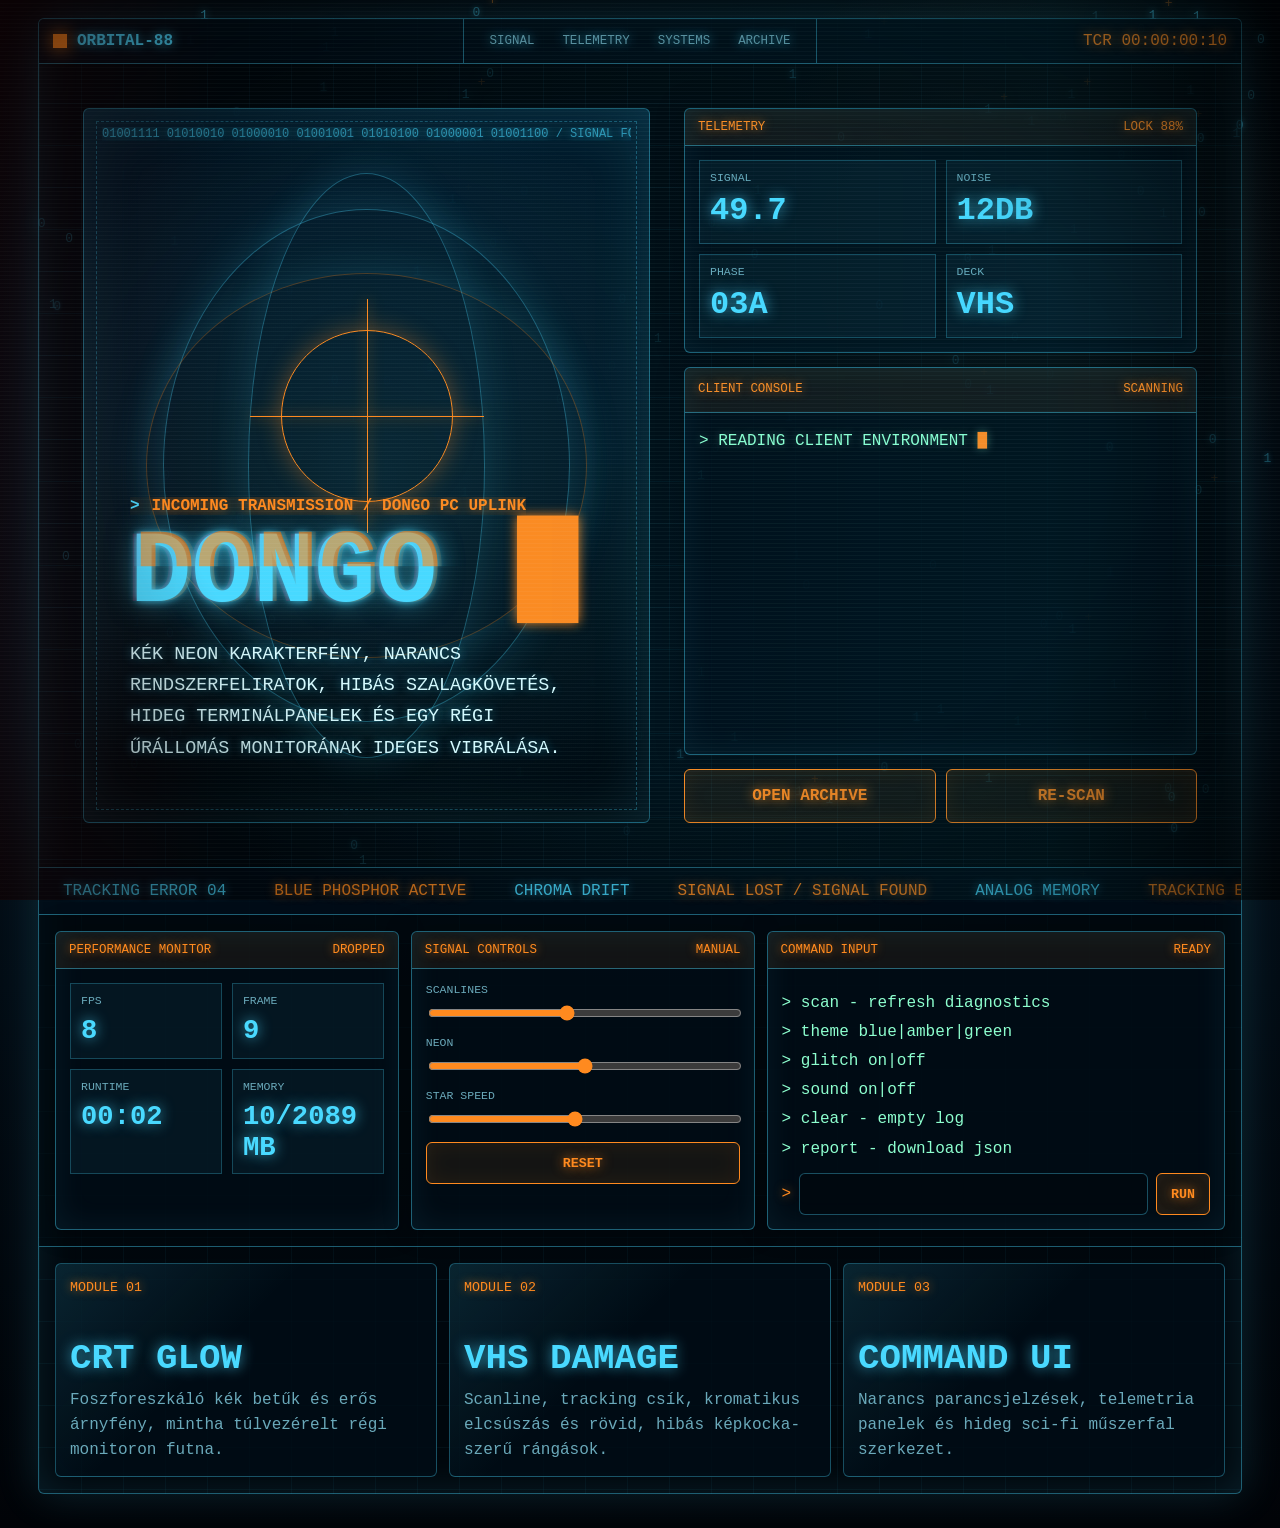
<file: index.html>
<!DOCTYPE html>
<html lang="hu">
<head>
    <meta charset="UTF-8">
    <meta name="viewport" content="width=device-width, initial-scale=1.0">
    <title>ORBITAL-88 // Retro Computer Sci-Fi VHS</title>
    <link rel="stylesheet" href="style.css">
</head>
<body>
    <canvas id="starfield" aria-hidden="true"></canvas>
    <div class="tracking" aria-hidden="true"></div>

    <main class="shell">
        <div class="frame">
            <header class="topbar">
                <a class="brand" href="#top">ORBITAL-88</a>
                <nav class="nav" aria-label="Rendszer navigáció">
                    <a href="#signal">Signal</a>
                    <a href="#telemetry">Telemetry</a>
                    <a href="#systems">Systems</a>
                    <a href="#archive">Archive</a>
                </nav>
                <div class="timecode" id="timecode">TCR 00:00:00:00</div>
            </header>

            <section class="hero" id="top" aria-labelledby="title">
                <div class="main-screen" id="signal">
                    <div class="orbit" aria-hidden="true"></div>
                    <div class="orbit" aria-hidden="true"></div>
                    <div class="orbit" aria-hidden="true"></div>
                    <div class="crosshair" aria-hidden="true"></div>
                    <div class="hero-copy" id="incoming-panel">
                        <p class="kicker" id="hero-kicker">Incoming transmission / DONGO PC uplink</p>
                        <h1 id="title" data-text="DONGO PC SIGNAL">DONGO PC SIGNAL</h1>
                        <p class="subtitle" id="hero-subtitle">
                            Kék neon karakterfény, narancs rendszerfeliratok, hibás szalagkövetés,
                            hideg terminálpanelek és egy régi űrállomás monitorának ideges vibrálása.
                        </p>
                    </div>
                </div>

                <div class="side-stack" id="telemetry">
                    <aside class="panel">
                        <div class="panel-title">
                            <span>Telemetry</span>
                            <span>Lock 88%</span>
                        </div>
                        <div class="panel-body readouts">
                            <div class="readout">
                                <span>Signal</span>
                                <strong>49.7</strong>
                            </div>
                            <div class="readout">
                                <span>Noise</span>
                                <strong>12DB</strong>
                            </div>
                            <div class="readout">
                                <span>Phase</span>
                                <strong>03A</strong>
                            </div>
                            <div class="readout">
                                <span>Deck</span>
                                <strong>VHS</strong>
                            </div>
                        </div>
                    </aside>

                    <aside class="panel terminal">
                        <div class="panel-title">
                            <span>Client console</span>
                            <span id="console-status">SCANNING</span>
                        </div>
                        <div class="panel-body console-readout" id="client-console" aria-live="polite">
                            <p class="cursor-block">> reading client environment </p>
                        </div>
                    </aside>

                    <div class="actions">
                        <a class="command" href="#archive">Open Archive</a>
                        <a class="command" href="#signal">Re-Scan</a>
                    </div>
                </div>
            </section>

            <section class="ticker" aria-label="VHS futószalag">
                <div class="ticker-track">
                    <span>Tracking Error 04</span>
                    <span>Blue Phosphor Active</span>
                    <span>Chroma Drift</span>
                    <span>Signal Lost / Signal Found</span>
                    <span>Analog Memory</span>
                    <span>Tracking Error 04</span>
                    <span>Blue Phosphor Active</span>
                    <span>Chroma Drift</span>
                    <span>Signal Lost / Signal Found</span>
                    <span>Analog Memory</span>
                </div>
            </section>

            <section class="systems" id="systems" aria-label="Rendszer eszközök">
                <article class="panel performance-panel">
                    <div class="panel-title">
                        <span>Performance monitor</span>
                        <span id="perf-status">LIVE</span>
                    </div>
                    <div class="panel-body metric-grid">
                        <div class="metric">
                            <span>FPS</span>
                            <strong id="fps-output">--</strong>
                        </div>
                        <div class="metric">
                            <span>Frame</span>
                            <strong id="frame-output">0</strong>
                        </div>
                        <div class="metric">
                            <span>Runtime</span>
                            <strong id="runtime-output">00:00</strong>
                        </div>
                        <div class="metric">
                            <span>Memory</span>
                            <strong id="memory-output">N/A</strong>
                        </div>
                    </div>
                </article>

                <article class="panel controls-panel">
                    <div class="panel-title">
                        <span>Signal controls</span>
                        <span id="control-status">MANUAL</span>
                    </div>
                    <div class="panel-body control-stack">
                        <label class="control">
                            <span>Scanlines</span>
                            <input id="scanline-control" type="range" min="0" max="100" value="44">
                        </label>
                        <label class="control">
                            <span>Neon</span>
                            <input id="neon-control" type="range" min="40" max="160" value="100">
                        </label>
                        <label class="control">
                            <span>Star speed</span>
                            <input id="speed-control" type="range" min="30" max="180" value="100">
                        </label>
                        <button class="command control-reset" id="reset-controls" type="button">Reset</button>
                    </div>
                </article>

                <article class="panel command-panel">
                    <div class="panel-title">
                        <span>Command input</span>
                        <span id="command-status">READY</span>
                    </div>
                    <div class="panel-body command-console">
                        <div class="command-log" id="command-log" aria-live="polite"></div>
                        <form class="command-form" id="command-form">
                            <span>&gt;</span>
                            <input id="command-input" type="text" autocomplete="off" spellcheck="false" aria-label="Command input">
                            <button class="command" type="submit">Run</button>
                        </form>
                    </div>
                </article>
            </section>

            <section class="cards" id="archive" aria-label="Design modulok">
                <article class="card">
                    <small>Module 01</small>
                    <h2>CRT Glow</h2>
                    <p>Foszforeszkáló kék betűk és erős árnyfény, mintha túlvezérelt régi monitoron futna.</p>
                </article>
                <article class="card">
                    <small>Module 02</small>
                    <h2>VHS Damage</h2>
                    <p>Scanline, tracking csík, kromatikus elcsúszás és rövid, hibás képkocka-szerű rángások.</p>
                </article>
                <article class="card">
                    <small>Module 03</small>
                    <h2>Command UI</h2>
                    <p>Narancs parancsjelzések, telemetria panelek és hideg sci-fi műszerfal szerkezet.</p>
                </article>
            </section>
        </div>
    </main>

    <script src="script.js"></script>
</body>
</html>
</file>
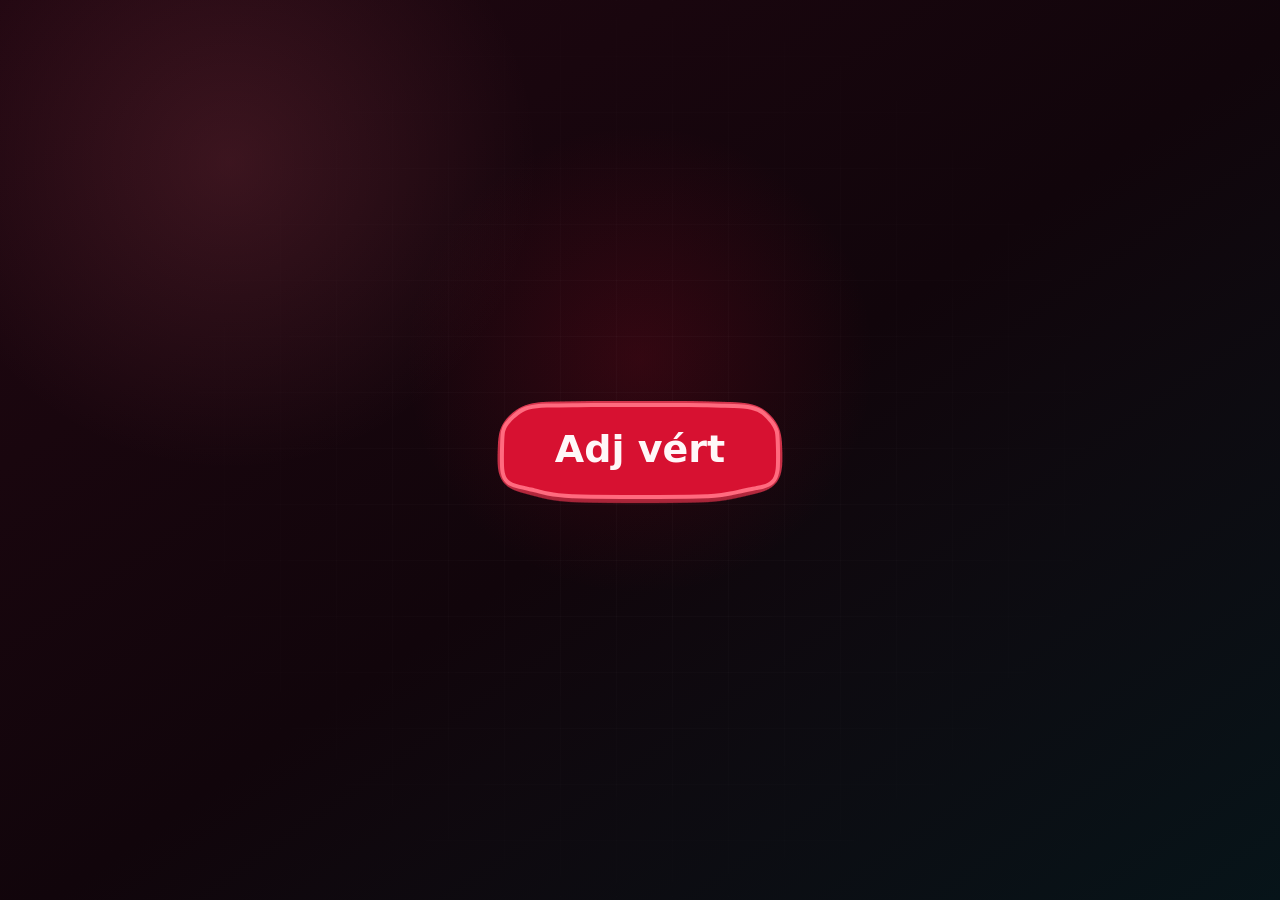
<file: liquid-blood-menu/index.html>
<!doctype html>
<html lang="hu">
  <head>
    <meta charset="UTF-8" />
    <meta name="viewport" content="width=device-width, initial-scale=1.0" />
    <title>Vércsepp menü</title>
    <link rel="stylesheet" href="style.css" />
  </head>
  <body>
    <main class="demo-stage" aria-label="Vércsepp menü demo">
      <svg id="menuSvg" class="blood-menu" aria-hidden="true">
        <defs>
          <filter id="bloodGoo" x="-25%" y="-25%" width="150%" height="170%" color-interpolation-filters="sRGB">
            <feGaussianBlur in="SourceGraphic" stdDeviation="7" result="blur" />
            <feColorMatrix
              in="blur"
              mode="matrix"
              values="
                1 0 0 0 0
                0 1 0 0 0
                0 0 1 0 0
                0 0 0 20 -8"
              result="goo"
            />
            <feComposite in="SourceGraphic" in2="goo" operator="atop" />
          </filter>
        </defs>

        <g id="bloodLayer" class="blood-layer">
          <path id="dropShape" class="blood-shape blood-drop" />
          <path id="bridgeShape" class="blood-shape blood-bridge" />

          <g id="itemsGroup">
            <g class="menu-item" data-index="0">
              <path class="blood-shape item-shape" />
              <text class="item-label">Élet</text>
            </g>
            <g class="menu-item" data-index="1">
              <path class="blood-shape item-shape" />
              <text class="item-label">Remény</text>
            </g>
            <g class="menu-item" data-index="2">
              <path class="blood-shape item-shape" />
              <text class="item-label">Erő</text>
            </g>
            <g class="menu-item" data-index="3">
              <path class="blood-shape item-shape" />
              <text class="item-label">Segítség</text>
            </g>
          </g>

          <path id="buttonShape" class="blood-shape main-shape" />
        </g>
        <text id="buttonText" class="button-label">Adj vért</text>
      </svg>

      <button id="hitButton" class="hit-button" type="button" aria-label="Vércsepp menü nyitása">Adj vért</button>
    </main>

    <script src="script.js"></script>
  </body>
</html>
</file>
<file: style.css>
:root {
    --void: #02070d;
    --deep: #061522;
    --blue: #49d9ff;
    --blue-soft: rgba(73, 217, 255, 0.22);
    --blue-line: rgba(73, 217, 255, 0.42);
    --orange: #ff8a1f;
    --orange-soft: rgba(255, 138, 31, 0.18);
    --green: #8dffcf;
    --text: #d8fbff;
    --dim: #6aa9ba;
    --panel: rgba(1, 14, 24, 0.78);
    --radius: 6px;
    --mono: "IBM Plex Mono", "Share Tech Mono", "Courier New", monospace;
    --scanline-opacity: 0.44;
    --neon-boost: 1;
}

* {
    box-sizing: border-box;
}

html {
    scroll-behavior: smooth;
}

body {
    margin: 0;
    min-height: 100vh;
    overflow-x: hidden;
    background:
        radial-gradient(circle at 50% 42%, rgba(0, 80, 130, 0.26), transparent 33rem),
        radial-gradient(circle at 78% 18%, rgba(255, 138, 31, 0.12), transparent 20rem),
        linear-gradient(180deg, #02070d 0%, #04101a 48%, #010307 100%);
    color: var(--text);
    font-family: var(--mono);
    text-transform: uppercase;
}

body::before,
body::after {
    content: "";
    position: fixed;
    inset: 0;
    z-index: 40;
    pointer-events: none;
}

body::before {
    background:
        repeating-linear-gradient(
            0deg,
            rgba(216, 251, 255, 0.08) 0,
            rgba(216, 251, 255, 0.08) 1px,
            transparent 1px,
            transparent 4px
    );
    mix-blend-mode: screen;
    opacity: var(--scanline-opacity);
    animation: scan-drift 7s linear infinite;
}

body::after {
    background:
        linear-gradient(90deg, rgba(255, 0, 0, 0.045), transparent 18%, rgba(0, 210, 255, 0.055) 82%, transparent),
        radial-gradient(ellipse at center, transparent 52%, rgba(0, 0, 0, 0.62) 100%);
    animation: vhs-flicker 180ms steps(2) infinite;
}

body.glitch-muted::before,
body.glitch-muted::after,
body.glitch-muted .tracking {
    animation: none;
    opacity: 0.08;
}

a {
    color: inherit;
    text-decoration: none;
}

canvas {
    position: fixed;
    inset: 0;
    z-index: 0;
    width: 100%;
    height: 100%;
    filter: brightness(var(--neon-boost));
}

.tracking {
    position: fixed;
    left: 0;
    right: 0;
    top: 18%;
    z-index: 35;
    height: 2px;
    pointer-events: none;
    background: rgba(255, 255, 255, 0.38);
    box-shadow:
        0 0 16px rgba(73, 217, 255, 0.8),
        0 5px 0 rgba(255, 138, 31, 0.18),
        0 -8px 0 rgba(73, 217, 255, 0.12);
    opacity: 0;
    animation: tracking 4.8s steps(1) infinite;
}

.shell {
    position: relative;
    z-index: 5;
    min-height: 100vh;
    padding: 18px clamp(14px, 3vw, 38px) 34px;
}

.frame {
    min-height: calc(100vh - 52px);
    border: 1px solid var(--blue-line);
    border-radius: var(--radius);
    background:
        linear-gradient(90deg, rgba(73, 217, 255, 0.045) 1px, transparent 1px),
        linear-gradient(rgba(73, 217, 255, 0.045) 1px, transparent 1px),
        rgba(1, 9, 15, 0.72);
    background-size: 42px 42px;
    box-shadow:
        inset 0 0 42px rgba(73, 217, 255, 0.12),
        0 0 44px rgba(73, 217, 255, 0.16);
    filter: brightness(var(--neon-boost));
    overflow: hidden;
}

.topbar {
    display: grid;
    grid-template-columns: 1fr auto 1fr;
    gap: 14px;
    align-items: center;
    border-bottom: 1px solid var(--blue-line);
    background: rgba(1, 14, 24, 0.84);
    color: var(--blue);
    text-shadow: 0 0 11px rgba(73, 217, 255, 0.82);
}

.topbar > * {
    min-height: 44px;
    display: flex;
    align-items: center;
    padding: 0 14px;
}

.brand {
    gap: 10px;
    font-weight: 900;
    letter-spacing: 0;
}

.brand::before {
    content: "";
    width: 12px;
    height: 12px;
    border: 1px solid var(--orange);
    background: var(--orange);
    box-shadow: 0 0 18px var(--orange);
    animation: blink 920ms steps(1) infinite;
}

.nav {
    justify-content: center;
    gap: 6px;
    border-inline: 1px solid var(--blue-line);
}

.nav a {
    padding: 8px 10px;
    border: 1px solid transparent;
    color: var(--dim);
    font-size: 0.78rem;
    transition: color 140ms ease, border-color 140ms ease, background 140ms ease;
}

.nav a:hover {
    color: var(--orange);
    border-color: var(--orange);
    background: var(--orange-soft);
    text-shadow: 0 0 14px var(--orange);
}

.timecode {
    justify-content: flex-end;
    color: var(--orange);
    text-shadow: 0 0 12px rgba(255, 138, 31, 0.9);
}

.hero {
    display: grid;
    grid-template-columns: minmax(0, 1.05fr) minmax(300px, 0.95fr);
    gap: clamp(18px, 3vw, 34px);
    min-height: calc(100vh - 97px);
    padding: clamp(18px, 4vw, 44px);
    align-items: stretch;
}

.main-screen {
    position: relative;
    min-height: 580px;
    border: 1px solid var(--blue-line);
    border-radius: var(--radius);
    background:
        radial-gradient(circle at 50% 52%, rgba(73, 217, 255, 0.12), transparent 24rem),
        linear-gradient(180deg, rgba(3, 28, 45, 0.88), rgba(0, 6, 11, 0.92));
    box-shadow: inset 0 0 60px rgba(73, 217, 255, 0.14);
    overflow: hidden;
}

.main-screen::before {
    content: "01001111 01010010 01000010 01001001 01010100 01000001 01001100 / SIGNAL FOUND / VHS-TRACKING";
    position: absolute;
    top: 18px;
    left: 18px;
    right: 18px;
    color: rgba(73, 217, 255, 0.58);
    font-size: 0.75rem;
    white-space: nowrap;
    overflow: hidden;
    text-shadow: 0 0 10px rgba(73, 217, 255, 0.7);
}

.main-screen::after {
    content: "";
    position: absolute;
    inset: 12px;
    border: 1px dashed rgba(73, 217, 255, 0.3);
    pointer-events: none;
}

.hero-copy {
    position: absolute;
    left: clamp(18px, 4vw, 46px);
    right: clamp(18px, 4vw, 46px);
    bottom: clamp(22px, 5vw, 58px);
    z-index: 2;
}

.kicker {
    display: inline-flex;
    gap: 12px;
    align-items: center;
    margin: 0 0 18px;
    color: var(--orange);
    font-size: clamp(0.78rem, 1.5vw, 1rem);
    font-weight: 900;
    text-shadow: 0 0 13px rgba(255, 138, 31, 0.85);
    animation: command-in 700ms steps(8) both;
}

.kicker::before {
    content: ">";
    color: var(--blue);
    animation: blink 720ms steps(1) infinite;
}

h1 {
    position: relative;
    max-width: 12ch;
    margin: 0;
    color: var(--blue);
    font-size: clamp(3.05rem, 8vw, 8.8rem);
    line-height: 0.82;
    letter-spacing: 0;
    text-shadow:
        0 0 8px rgba(73, 217, 255, 0.92),
        0 0 28px rgba(73, 217, 255, 0.52),
        4px 0 0 rgba(255, 138, 31, 0.28),
        -4px 0 0 rgba(255, 0, 80, 0.18);
    animation: glitch-skew 2.2s steps(1) infinite;
}

h1::before,
h1::after {
    content: attr(data-text);
    position: absolute;
    inset: 0;
    pointer-events: none;
    opacity: 0.62;
}

h1::before {
    color: var(--orange);
    transform: translate(4px, -2px);
    clip-path: inset(0 0 58% 0);
    animation: glitch-a 1.7s steps(1) infinite;
}

h1::after {
    color: #ff2e5f;
    transform: translate(-4px, 2px);
    clip-path: inset(44% 0 0 0);
    animation: glitch-b 2.1s steps(1) infinite;
}

.subtitle {
    max-width: 62ch;
    margin: 22px 0 0;
    color: var(--text);
    font-size: clamp(0.95rem, 1.6vw, 1.15rem);
    line-height: 1.7;
    text-shadow: 0 0 10px rgba(73, 217, 255, 0.46);
}

.orbit {
    position: absolute;
    inset: 14%;
    border: 1px solid rgba(73, 217, 255, 0.34);
    border-radius: 50%;
    box-shadow: 0 0 42px rgba(73, 217, 255, 0.14);
    animation: orbit-wobble 8s ease-in-out infinite;
}

.orbit:nth-child(2) {
    inset: 23% 11%;
    border-color: rgba(255, 138, 31, 0.28);
    animation-duration: 6.2s;
    animation-direction: reverse;
}

.orbit:nth-child(3) {
    inset: 9% 29%;
    animation-duration: 10s;
}

.crosshair {
    position: absolute;
    left: 50%;
    top: 43%;
    width: 172px;
    height: 172px;
    transform: translate(-50%, -50%);
    border: 1px solid var(--orange);
    border-radius: 50%;
    box-shadow: 0 0 24px rgba(255, 138, 31, 0.34);
    animation: target-pulse 1.4s steps(2) infinite;
}

.crosshair::before,
.crosshair::after {
    content: "";
    position: absolute;
    background: var(--orange);
    box-shadow: 0 0 14px var(--orange);
}

.crosshair::before {
    left: 50%;
    top: -32px;
    bottom: -32px;
    width: 1px;
}

.crosshair::after {
    top: 50%;
    left: -32px;
    right: -32px;
    height: 1px;
}

.side-stack {
    display: grid;
    gap: 14px;
    grid-template-rows: auto 1fr auto;
}

.panel {
    border: 1px solid var(--blue-line);
    border-radius: var(--radius);
    background: var(--panel);
    box-shadow: inset 0 0 32px rgba(73, 217, 255, 0.08), 0 0 28px rgba(0, 0, 0, 0.28);
    overflow: hidden;
}

.panel-title {
    display: flex;
    justify-content: space-between;
    gap: 12px;
    padding: 11px 13px;
    border-bottom: 1px solid var(--blue-line);
    color: var(--orange);
    background: rgba(255, 138, 31, 0.07);
    font-size: 0.78rem;
    text-shadow: 0 0 10px rgba(255, 138, 31, 0.74);
}

.panel-body {
    padding: 14px;
}

.readouts {
    display: grid;
    grid-template-columns: repeat(2, 1fr);
    gap: 10px;
}

.readout {
    min-height: 84px;
    padding: 10px;
    border: 1px solid rgba(73, 217, 255, 0.25);
    background: rgba(73, 217, 255, 0.055);
}

.readout span {
    display: block;
    color: var(--dim);
    font-size: 0.72rem;
}

.readout strong {
    display: block;
    margin-top: 8px;
    color: var(--blue);
    font-size: clamp(1.25rem, 3vw, 2rem);
    text-shadow: 0 0 14px rgba(73, 217, 255, 0.76);
}

.terminal {
    min-height: 260px;
    color: var(--green);
    line-height: 1.75;
    text-shadow: 0 0 10px rgba(141, 255, 207, 0.35);
}

.terminal p {
    margin: 0;
}

.console-readout {
    display: grid;
    gap: 7px;
}

.console-line {
    display: grid;
    grid-template-columns: minmax(9ch, 0.55fr) minmax(0, 1fr);
    gap: 10px;
    align-items: baseline;
    margin: 0;
}

.console-line span {
    color: var(--dim);
}

.console-line strong {
    min-width: 0;
    color: var(--green);
    font-size: 0.92rem;
    font-weight: 700;
    overflow-wrap: anywhere;
}

.terminal .warn {
    color: var(--orange);
    text-shadow: 0 0 12px rgba(255, 138, 31, 0.72);
}

.terminal .cursor-block::after {
    content: "█";
    color: var(--orange);
    animation: blink 640ms steps(1) infinite;
}

.typing-cursor::after {
    content: "█";
    display: inline-block;
    margin-left: 0.18em;
    color: var(--orange);
    text-shadow: 0 0 12px rgba(255, 138, 31, 0.9);
    animation: blink 640ms steps(1) infinite;
}

h1.typing-cursor::after {
    position: static;
    inset: auto;
    pointer-events: auto;
    opacity: 1;
    clip-path: none;
    transform: none;
}

.actions {
    display: grid;
    grid-template-columns: 1fr 1fr;
    gap: 10px;
}

.command {
    min-height: 54px;
    border: 1px solid var(--orange);
    border-radius: var(--radius);
    color: var(--orange);
    background: rgba(255, 138, 31, 0.08);
    display: inline-flex;
    align-items: center;
    justify-content: center;
    font-weight: 900;
    text-shadow: 0 0 12px rgba(255, 138, 31, 0.85);
    box-shadow: inset 0 0 22px rgba(255, 138, 31, 0.08);
    transition: transform 120ms steps(2), background 120ms ease, color 120ms ease;
}

.command:hover {
    transform: translate(-2px, 2px);
    color: var(--void);
    background: var(--orange);
    box-shadow: 0 0 24px rgba(255, 138, 31, 0.62);
}

.ticker {
    border-top: 1px solid var(--blue-line);
    border-bottom: 1px solid var(--blue-line);
    overflow: hidden;
    background: rgba(1, 14, 24, 0.84);
}

.ticker-track {
    display: flex;
    width: max-content;
    animation: ticker 17s linear infinite;
}

.ticker span {
    padding: 14px 24px;
    color: var(--blue);
    white-space: nowrap;
    text-shadow: 0 0 10px rgba(73, 217, 255, 0.64);
}

.ticker span:nth-child(even) {
    color: var(--orange);
    text-shadow: 0 0 10px rgba(255, 138, 31, 0.74);
}

.systems {
    display: grid;
    grid-template-columns: 0.9fr 0.9fr 1.2fr;
    gap: 12px;
    padding: 16px;
    border-bottom: 1px solid var(--blue-line);
    background: rgba(0, 8, 14, 0.54);
}

.metric-grid {
    display: grid;
    grid-template-columns: repeat(2, 1fr);
    gap: 10px;
}

.metric {
    min-height: 76px;
    padding: 10px;
    border: 1px solid rgba(73, 217, 255, 0.25);
    background: rgba(73, 217, 255, 0.055);
}

.metric span,
.control span {
    display: block;
    color: var(--dim);
    font-size: 0.72rem;
}

.metric strong {
    display: block;
    margin-top: 8px;
    color: var(--blue);
    font-size: clamp(1.15rem, 2.4vw, 1.7rem);
    text-shadow: 0 0 14px rgba(73, 217, 255, 0.76);
}

.control-stack {
    display: grid;
    gap: 13px;
}

.control {
    display: grid;
    gap: 7px;
}

.control input {
    width: 100%;
    accent-color: var(--orange);
}

.control-reset {
    width: 100%;
    min-height: 42px;
    font-family: inherit;
    text-transform: uppercase;
    cursor: pointer;
}

.command-console {
    display: grid;
    gap: 12px;
}

.command-log {
    display: grid;
    align-content: start;
    gap: 6px;
    min-height: 142px;
    max-height: 178px;
    overflow: auto;
    color: var(--green);
    line-height: 1.45;
    text-transform: none;
}

.command-log p {
    margin: 0;
}

.command-log .log-muted {
    color: var(--dim);
}

.command-log .log-warn {
    color: var(--orange);
}

.command-form {
    display: grid;
    grid-template-columns: auto minmax(0, 1fr) auto;
    gap: 8px;
    align-items: center;
}

.command-form span {
    color: var(--orange);
    text-shadow: 0 0 10px rgba(255, 138, 31, 0.7);
}

.command-form input {
    min-width: 0;
    height: 42px;
    border: 1px solid rgba(73, 217, 255, 0.34);
    border-radius: var(--radius);
    padding: 0 10px;
    color: var(--green);
    background: rgba(0, 8, 14, 0.72);
    font: inherit;
    text-transform: lowercase;
    outline: none;
}

.command-form input:focus {
    border-color: var(--orange);
    box-shadow: 0 0 16px rgba(255, 138, 31, 0.22);
}

.command-form .command {
    min-height: 42px;
    padding-inline: 14px;
    font-family: inherit;
    text-transform: uppercase;
    cursor: pointer;
}

.cards {
    display: grid;
    grid-template-columns: repeat(3, 1fr);
    gap: 12px;
    padding: 16px;
}

.card {
    min-height: 198px;
    border: 1px solid rgba(73, 217, 255, 0.32);
    border-radius: var(--radius);
    padding: 14px;
    background:
        linear-gradient(135deg, rgba(73, 217, 255, 0.12), transparent 42%),
        rgba(1, 14, 24, 0.78);
    opacity: 0;
    transform: translateY(22px);
    transition: opacity 520ms steps(8), transform 520ms steps(8), border-color 160ms ease;
}

.card.is-visible {
    opacity: 1;
    transform: translateY(0);
}

.card:hover {
    border-color: var(--orange);
    animation: card-glitch 240ms steps(2) 1;
}

.card small {
    color: var(--orange);
    text-shadow: 0 0 10px rgba(255, 138, 31, 0.72);
}

.card h2 {
    margin: 46px 0 12px;
    color: var(--blue);
    font-size: clamp(1.45rem, 2.8vw, 2.6rem);
    line-height: 0.95;
    letter-spacing: 0;
    text-shadow: 0 0 14px rgba(73, 217, 255, 0.7);
}

.card p {
    margin: 0;
    color: var(--dim);
    line-height: 1.55;
    text-transform: none;
}

@keyframes scan-drift {
    to { transform: translateY(12px); }
}

@keyframes vhs-flicker {
    0% { opacity: 0.72; }
    100% { opacity: 0.9; }
}

@keyframes tracking {
    0%, 71%, 100% { opacity: 0; transform: translateY(0); }
    72% { opacity: 0.75; transform: translateY(-44px); }
    73% { opacity: 0.2; transform: translateY(128px); }
    74% { opacity: 0.66; transform: translateY(286px); }
    75% { opacity: 0; transform: translateY(0); }
}

@keyframes blink {
    0%, 48% { opacity: 1; }
    49%, 100% { opacity: 0; }
}

@keyframes command-in {
    from { clip-path: inset(0 100% 0 0); }
    to { clip-path: inset(0 0 0 0); }
}

@keyframes glitch-skew {
    0%, 88%, 100% { transform: translate(0) skew(0); }
    89% { transform: translate(5px, -2px) skew(2deg); }
    90% { transform: translate(-7px, 2px) skew(-3deg); }
    91% { transform: translate(2px, 0) skew(0); }
}

@keyframes glitch-a {
    0%, 82%, 100% { clip-path: inset(0 0 58% 0); transform: translate(4px, -2px); }
    83% { clip-path: inset(12% 0 66% 0); transform: translate(12px, -3px); }
    84% { clip-path: inset(36% 0 42% 0); transform: translate(-8px, 1px); }
}

@keyframes glitch-b {
    0%, 76%, 100% { clip-path: inset(44% 0 0 0); transform: translate(-4px, 2px); }
    77% { clip-path: inset(66% 0 16% 0); transform: translate(-13px, 4px); }
    78% { clip-path: inset(22% 0 54% 0); transform: translate(8px, -1px); }
}

@keyframes orbit-wobble {
    0%, 100% { transform: rotate(0deg) scale(1); }
    50% { transform: rotate(7deg) scale(1.05); }
}

@keyframes target-pulse {
    0%, 100% { opacity: 0.5; transform: translate(-50%, -50%) scale(0.96); }
    50% { opacity: 1; transform: translate(-50%, -50%) scale(1.02); }
}

@keyframes ticker {
    to { transform: translateX(-50%); }
}

@keyframes card-glitch {
    0% { transform: translate(0); }
    35% { transform: translate(5px, -2px); }
    70% { transform: translate(-4px, 2px); }
    100% { transform: translate(0); }
}

@media (max-width: 980px) {
    .topbar {
        grid-template-columns: 1fr auto;
    }

    .nav {
        display: none;
    }

    .hero {
        grid-template-columns: 1fr;
    }

    .main-screen {
        min-height: 560px;
    }

    .cards {
        grid-template-columns: 1fr;
    }

    .systems {
        grid-template-columns: 1fr;
    }
}

@media (max-width: 560px) {
    .shell {
        padding: 10px;
    }

    .topbar {
        grid-template-columns: 1fr;
    }

    .topbar > * {
        justify-content: flex-start;
        border-bottom: 1px solid rgba(73, 217, 255, 0.24);
    }

    .timecode {
        justify-content: flex-start;
    }

    .hero {
        padding: 12px;
    }

    .main-screen {
        min-height: 520px;
    }

    h1 {
        font-size: clamp(2.35rem, 14vw, 4.4rem);
    }

    .readouts,
    .actions,
    .metric-grid,
    .command-form {
        grid-template-columns: 1fr;
    }

    .command-form {
        align-items: stretch;
    }
}

@media (prefers-reduced-motion: reduce) {
    *,
    *::before,
    *::after {
        animation-duration: 1ms !important;
        animation-iteration-count: 1 !important;
        scroll-behavior: auto !important;
        transition-duration: 1ms !important;
    }
}
</file>
<file: liquid-blood-menu/style.css>
:root {
  --bg: #12050a;
  --red: #d90f2f;
  --red-dark: #760416;
  --red-light: #ff6b7f;
  --white: #fff7f8;
}

* {
  box-sizing: border-box;
}

html,
body {
  width: 100%;
  height: 100%;
  margin: 0;
  overflow: hidden;
  color: var(--white);
  font-family: ui-sans-serif, system-ui, -apple-system, BlinkMacSystemFont, "Segoe UI", sans-serif;
  background: var(--bg);
}

body {
  min-height: 100svh;
}

.demo-stage {
  position: relative;
  width: 100vw;
  height: 100svh;
  overflow: hidden;
  background:
    radial-gradient(circle at 50% 40%, rgba(218, 17, 47, 0.16), transparent 28%),
    radial-gradient(circle at 18% 18%, rgba(255, 107, 127, 0.14), transparent 24%),
    linear-gradient(145deg, #210711 0%, #11050b 52%, #071419 100%);
}

.demo-stage::before {
  position: absolute;
  inset: 0;
  content: "";
  background:
    linear-gradient(rgba(255, 255, 255, 0.04) 1px, transparent 1px),
    linear-gradient(90deg, rgba(255, 255, 255, 0.035) 1px, transparent 1px);
  background-size: 56px 56px;
  mask-image: radial-gradient(circle at center, rgba(0, 0, 0, 0.72), transparent 72%);
  pointer-events: none;
}

.blood-menu {
  position: fixed;
  inset: 0;
  z-index: 1;
  width: 100vw;
  height: 100svh;
  overflow: visible;
}

.blood-layer {
  filter: url("#bloodGoo");
}

.blood-shape {
  fill: var(--red);
  stroke: var(--red-light);
  stroke-width: 2.5;
  stroke-linejoin: round;
  stroke-linecap: round;
  filter: drop-shadow(0 18px 28px rgba(82, 0, 12, 0.32));
  vector-effect: non-scaling-stroke;
}

.main-shape {
  fill: #d71131;
  stroke-width: 4;
}

.blood-drop {
  fill: #c80b28;
  opacity: 0;
}

.blood-bridge {
  fill: #c80b28;
  opacity: 0;
}

.menu-item {
  opacity: 0;
}

.item-shape {
  fill: #ce0e2c;
}

.button-label,
.item-label {
  fill: var(--white);
  font-weight: 850;
  text-anchor: middle;
  dominant-baseline: middle;
  pointer-events: none;
  letter-spacing: 0;
}

.button-label {
  font-size: clamp(24px, 4vw, 38px);
}

.item-label {
  font-size: clamp(15px, 2.2vw, 21px);
}

.hit-button {
  position: fixed;
  left: 50%;
  top: 50%;
  z-index: 2;
  width: min(270px, 72vw);
  height: 92px;
  border: 0;
  border-radius: 999px;
  background: transparent;
  color: transparent;
  cursor: pointer;
  transform: translate(-50%, -50%);
  touch-action: manipulation;
}

.hit-button:focus-visible {
  outline: 3px solid rgba(255, 255, 255, 0.78);
  outline-offset: 7px;
}
</file>
